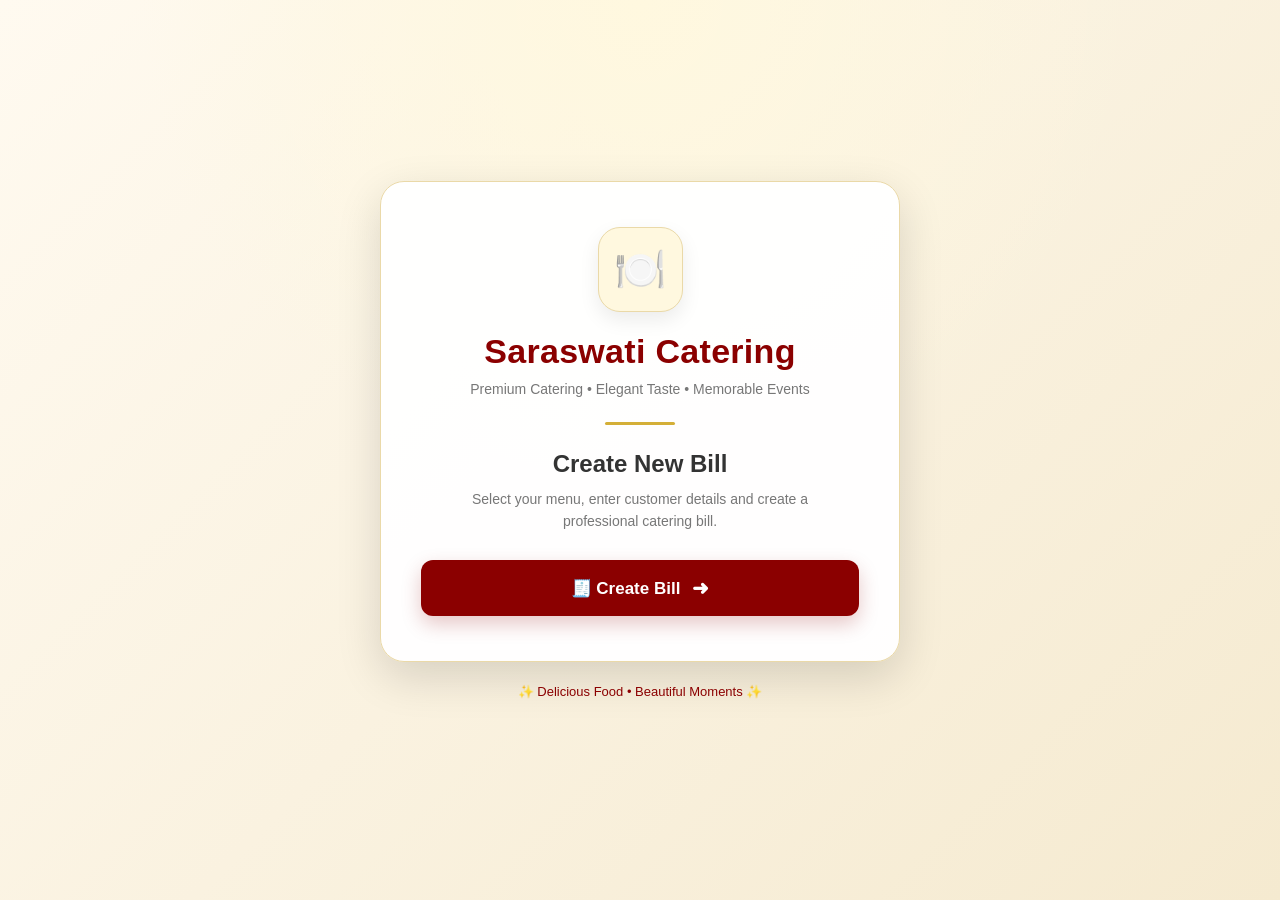
<file: index.html>
<!DOCTYPE html>
<html lang="en">

<head>

<meta charset="UTF-8">
<meta name="viewport" content="width=device-width, initial-scale=1.0">

<title>Saraswati Catering</title>

<link rel="stylesheet" href="style.css">
<link rel="stylesheet" href="index.css">

</head>

<body>

<div class="home-page">

    <div class="home-card">

        <div class="home-logo">
            🍽️
        </div>

        <h1>Saraswati Catering</h1>

        <p class="tagline">
            Premium Catering • Elegant Taste • Memorable Events
        </p>

        <div class="divider"></div>

        <h2>Create New Bill</h2>

        <p class="description">
            Select your menu, enter customer details
            and create a professional catering bill.
        </p>

        <button
            class="create-bill-btn"
            onclick="createBill()">

            🧾 Create Bill
            <span>➜</span>

        </button>

    </div>

    <p class="home-footer">
        ✨ Delicious Food • Beautiful Moments ✨
    </p>

</div>


<script>

function createBill(){

    // Purane bill ka selected data clear
    localStorage.removeItem("mocktailItems");
    localStorage.removeItem("biryaniItems");
    localStorage.removeItem("riceItems");
    localStorage.removeItem("sidesItems");
    localStorage.removeItem("sweetsItems");
    localStorage.removeItem("beveragesItems");
    localStorage.removeItem("vegstarterItems");
    localStorage.removeItem("nonvegstarterItems");
    localStorage.removeItem("vegmainItems");
    localStorage.removeItem("nonvegmainItems");

    // Customer details clear
    localStorage.removeItem("customerData");

    // Menu page
    window.location.href = "menu.html";
}

</script>

</body>
</html>
</file>
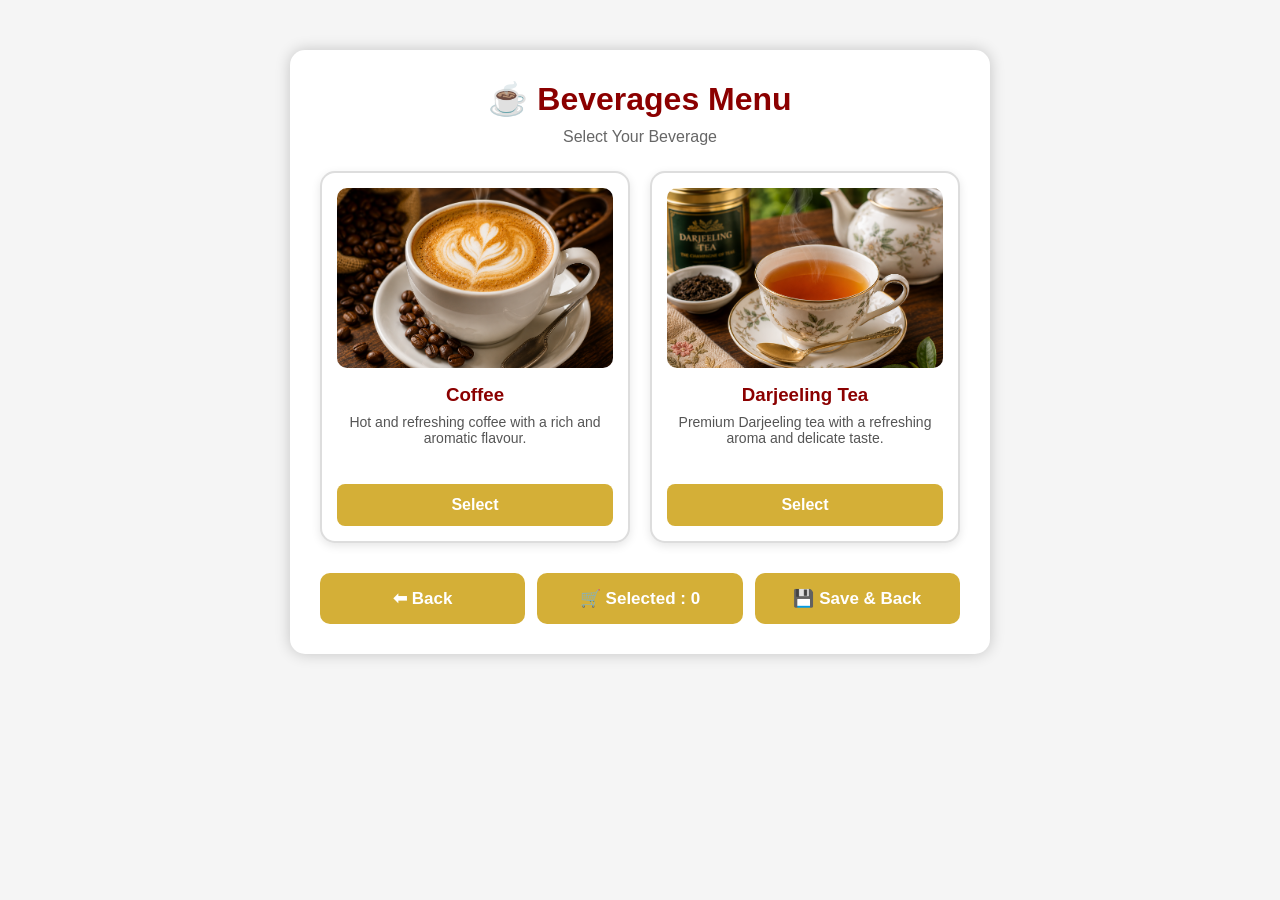
<file: beverages.html>
<!DOCTYPE html>
<html lang="en">

<head>
<meta charset="UTF-8">
<meta name="viewport" content="width=device-width, initial-scale=1.0">

<title>Beverages Menu</title>

<link rel="stylesheet" href="style.css">
<link rel="stylesheet" href="beverages.css">

</head>

<body>

<div class="container">

<h1>☕ Beverages Menu</h1>
<p>Select Your Beverage</p>

<div class="beverages-grid">

    <!-- 1 Coffee -->

    <div class="item-card">

        <img src="images/coffee.png"
             alt="Coffee">

        <h3>Coffee</h3>

        <p>
            Hot and refreshing coffee with
            a rich and aromatic flavour.
        </p>

        <button class="select-btn"
                data-item="Coffee">
            Select
        </button>

    </div>


    <!-- 2 Darjeeling Tea -->

    <div class="item-card">

        <img src="images/darjeeling-tea.png"
             alt="Darjeeling Tea">

        <h3>Darjeeling Tea</h3>

        <p>
            Premium Darjeeling tea with a
            refreshing aroma and delicate taste.
        </p>

        <button class="select-btn"
                data-item="Darjeeling Tea">
            Select
        </button>

    </div>

</div>


<!-- Bottom Buttons -->

<div class="btn-group">

    <a href="menu.html" class="btn">
        ⬅ Back
    </a>

    <button id="selectedBtn">
        🛒 Selected : 0
    </button>

    <button id="saveBtn">
        💾 Save & Back
    </button>

</div>

</div>

<script src="beverages.js"></script>

</body>
</html>
</file>
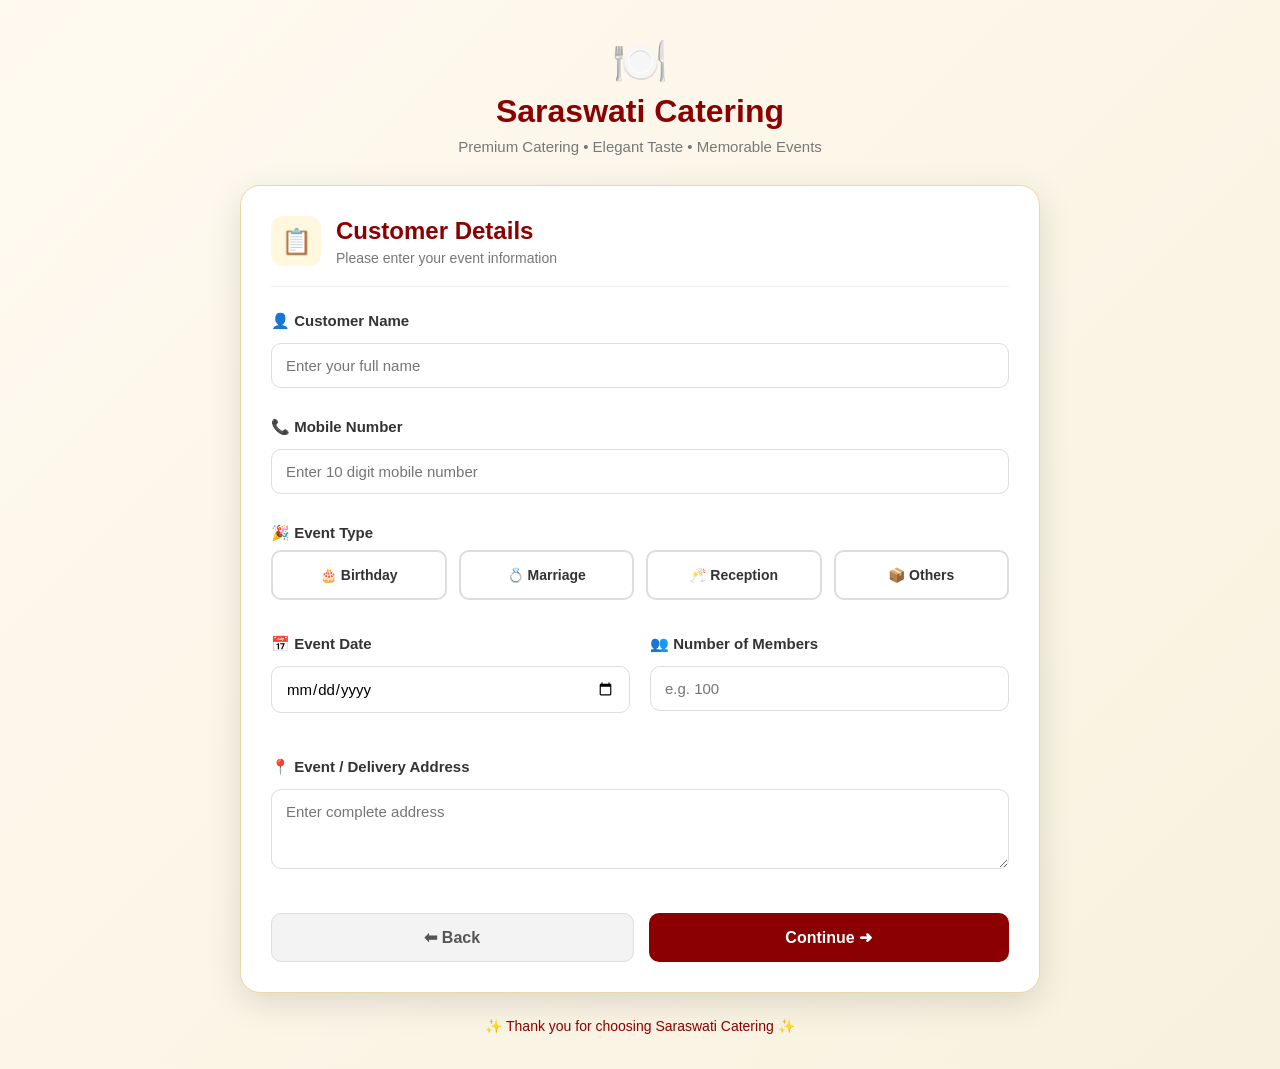
<file: customer.html>
<!DOCTYPE html>
<html lang="en">

<head>
<meta charset="UTF-8">
<meta name="viewport" content="width=device-width, initial-scale=1.0">

<title>Customer Details | Saraswati Catering</title>

<link rel="stylesheet" href="style.css">
<link rel="stylesheet" href="customer.css">

</head>

<body>

<div class="customer-page">

    <!-- Header -->
    <div class="customer-header">

        <div class="logo">🍽️</div>

        <h1>Saraswati Catering</h1>

        <p>Premium Catering • Elegant Taste • Memorable Events</p>

    </div>


    <!-- Main Card -->
    <div class="customer-card">

        <div class="card-title">
            <span>📋</span>

            <div>
                <h2>Customer Details</h2>
                <p>Please enter your event information</p>
            </div>
        </div>


        <form id="customerForm">

            <!-- Customer Name -->
            <div class="form-group">

                <label>👤 Customer Name</label>

                <input
                    type="text"
                    id="customerName"
                    placeholder="Enter your full name"
                    required
                >

            </div>


            <!-- Mobile -->
            <div class="form-group">

                <label>📞 Mobile Number</label>

                <input
                    type="tel"
                    id="mobile"
                    placeholder="Enter 10 digit mobile number"
                    maxlength="10"
                    pattern="[0-9]{10}"
                    required
                >

            </div>


            <!-- Event Type -->
<div class="form-group">

    <label>🎉 Event Type</label>

    <div class="event-type-grid">

        <button type="button" class="event-option" data-event="Birthday">
            🎂 Birthday
        </button>

        <button type="button" class="event-option" data-event="Marriage">
            💍 Marriage
        </button>

        <button type="button" class="event-option" data-event="Reception">
            🥂 Reception
        </button>

        <button type="button" class="event-option" data-event="Others">
            📦 Others
        </button>

    </div>

    <input type="hidden" id="eventType" required>

</div>


<!-- Date + Members -->
<div class="form-row">

    <div class="form-group">

        <label>📅 Event Date</label>

        <input
            type="date"
            id="eventDate"
            required
        >

    </div>

    <div class="form-group">

        <label>👥 Number of Members</label>

        <input
            type="number"
            id="members"
            min="1"
            placeholder="e.g. 100"
            required
        >

    </div>

</div>


<!-- Address -->
<div class="form-group">

    <label>📍 Event / Delivery Address</label>

    <textarea
        id="address"
        rows="3"
        placeholder="Enter complete address"
        required
    ></textarea>

</div>

            <!-- Buttons -->
            <div class="customer-buttons">

                <a href="menu.html" class="back-btn">
                    ⬅ Back
                </a>

                <button type="submit" class="continue-btn">
                    Continue ➜
                </button>

            </div>

        </form>

    </div>


    <div class="footer-text">
        ✨ Thank you for choosing Saraswati Catering ✨
    </div>

</div>


<script src="customer.js"></script>

</body>
</html>
</file>
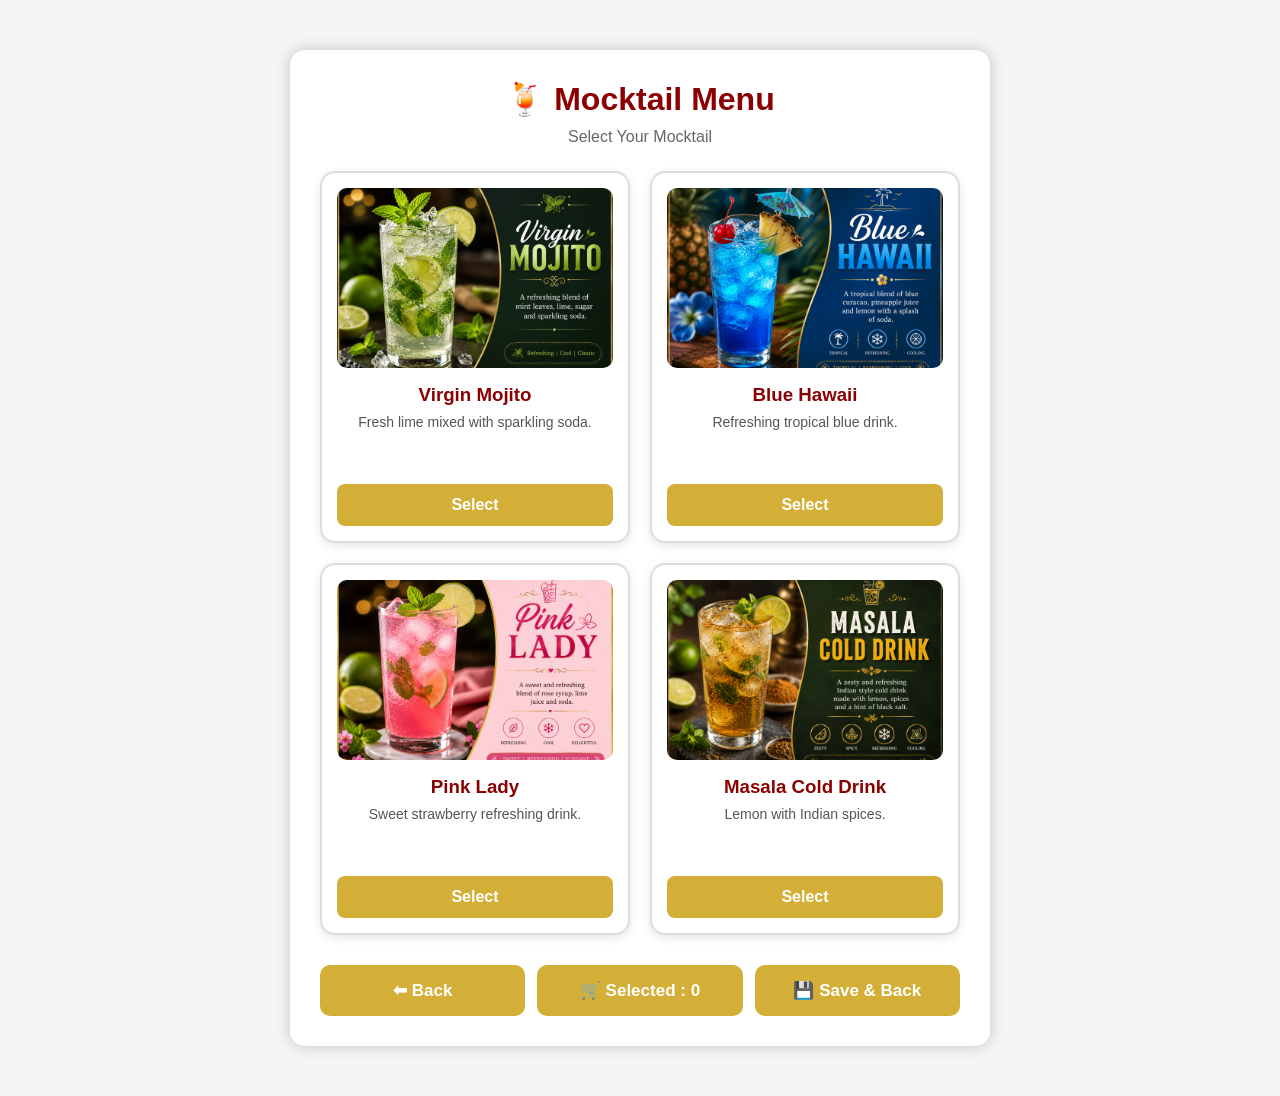
<file: mocktail.html>
<!DOCTYPE html>
<html lang="en">
<head>
<meta charset="UTF-8">
<meta name="viewport" content="width=device-width, initial-scale=1.0">

<title>Mocktail Menu</title>

<link rel="stylesheet" href="style.css">
<link rel="stylesheet" href="mocktail.css">

</head>
<body>

<div class="container">

<h1>🍹 Mocktail Menu</h1>
<p>Select Your Mocktail</p>

<div class="mocktail-grid">

    <!-- 1 -->
    <div class="item-card">

       <img src="images/virgin-mojito.png" alt="Virgin Mojito">

        <h3>Virgin Mojito</h3>

        <p>
            Fresh lime mixed with sparkling soda.
        </p>

        <button class="select-btn" data-item="Virgin Mojito">Select</button>

    </div>

    <!-- 2 -->
    

    <!-- 3 -->

    <div class="item-card">

        <img src="images/blue-hawaii.png" alt="Blue Hawaii">

        <h3>Blue Hawaii</h3>

        <p>
            Refreshing tropical blue drink.
        </p>

        <button class="select-btn" data-item="Blue Hawaii">Select</button>

    </div>

    <!-- 4 -->

    <div class="item-card">

        <img src="images/pink-lady.png" alt="Pink Lady">

        <h3>Pink Lady</h3>

        <p>
            Sweet strawberry refreshing drink.
        </p>

        <button class="select-btn" data-item="Pink Lady">Select</button>

    </div>

    <!-- 5 -->

    <div class="item-card">

        <img src="images/masala-cold-drink.png" alt="Masala Cold Drink">

        <h3>Masala Cold Drink</h3>

        <p>
            Lemon with Indian spices.
        </p>

        <button class="select-btn" data-item="Masala Cold Drink">Select</button>

    </div>

    <!-- 6 -->

    

</div>

<div class="btn-group">

<a href="menu.html" class="btn">
⬅ Back
</a>

<button id="selectedBtn">
🛒 Selected : 0
</button>

<button id="saveBtn">
💾 Save & Back
</button>

</div>

</div>

<script src="mocktail.js"></script>

</body>
</html>
</file>
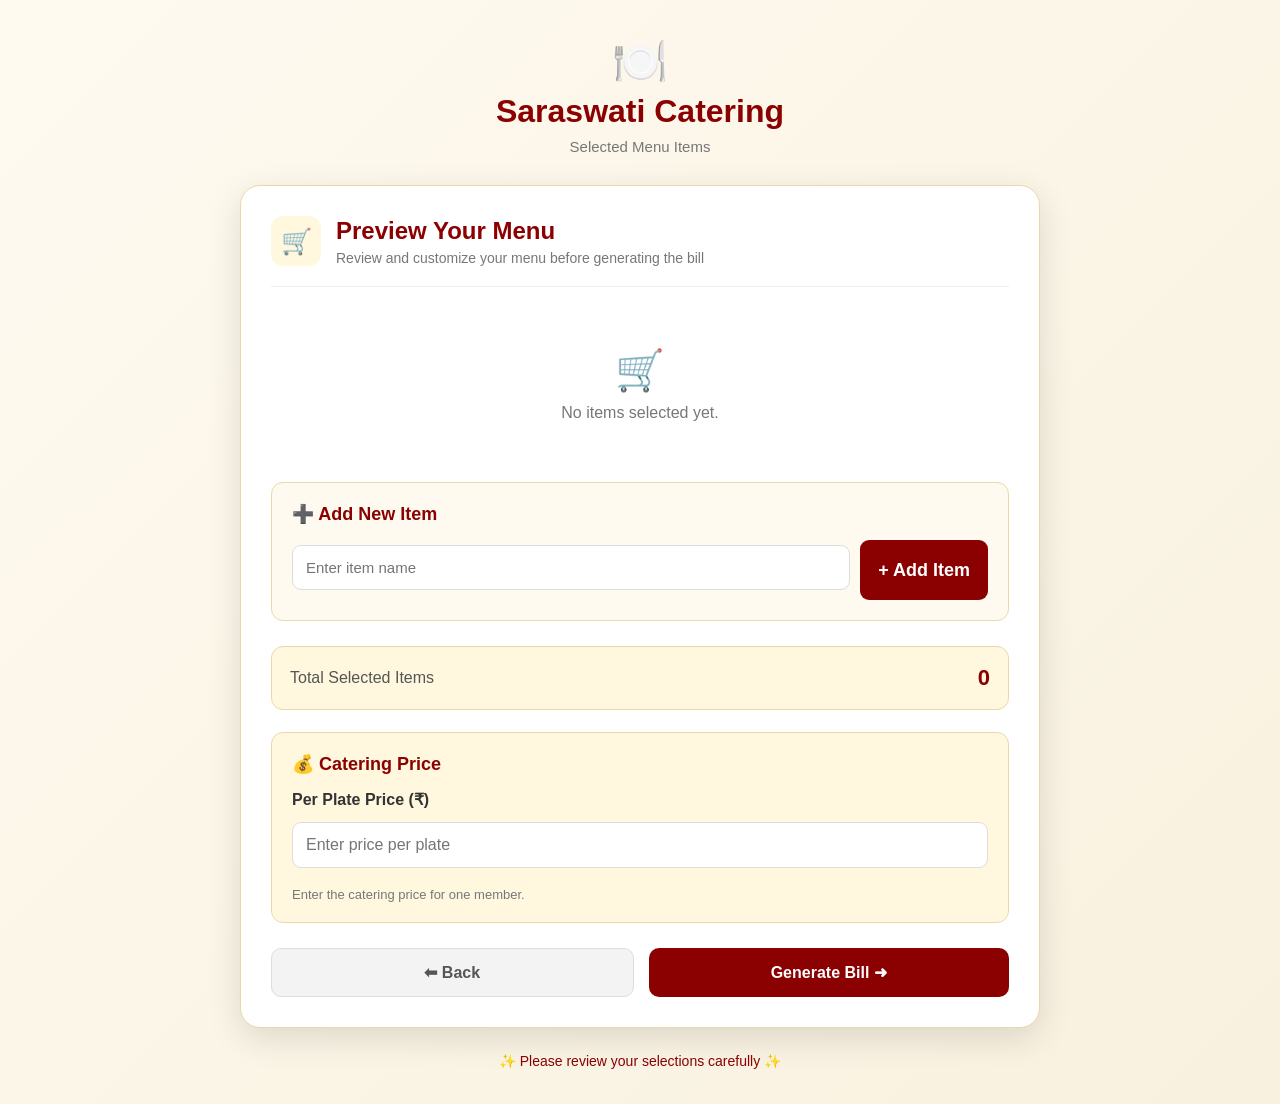
<file: selected.html>
<!DOCTYPE html>
<html lang="en">

<head>
<meta charset="UTF-8">
<meta name="viewport" content="width=device-width, initial-scale=1.0">

<title>Selected Items | Saraswati Catering</title>

<link rel="stylesheet" href="style.css">
<link rel="stylesheet" href="selected.css">

</head>

<body>

<div class="selected-page">

    <!-- Header -->
    <div class="selected-header">
        <div class="logo">🍽️</div>
        <h1>Saraswati Catering</h1>
        <p>Selected Menu Items</p>
    </div>

    <!-- Main Card -->
    <div class="selected-card">

        <div class="card-title">
            <span>🛒</span>
            <div>
                <h2>Preview Your Menu</h2>
                <p>Review and customize your menu before generating the bill</p>
            </div>
        </div>

        <!-- Selected Items -->
        <div id="selectedItemsContainer">
            <!-- Items JavaScript se aayenge -->
        </div>

        <!-- Add New Item -->
        <div class="add-item-section">

            <h3>➕ Add New Item</h3>

            <div class="add-item-form">
                <input
                    type="text"
                    id="newItemName"
                    placeholder="Enter item name"
                >

                <button type="button" id="addItemBtn">
                    + Add Item
                </button>
            </div>

        </div>

        <!-- Total Items -->
        <div class="selected-summary">
            <span>Total Selected Items</span>
            <strong id="totalItems">0</strong>
        </div>

        <!-- Per Plate Price -->
        <div class="price-section">

            <h3>💰 Catering Price</h3>

            <label for="perPlatePrice">
                Per Plate Price (₹)
            </label>

            <input
                type="number"
                id="perPlatePrice"
                min="0"
                step="0.01"
                placeholder="Enter price per plate"
            >

            <p>Enter the catering price for one member.</p>

        </div>

        <!-- Buttons -->
        <div class="selected-buttons">

            <button
                type="button"
                class="back-btn"
                onclick="history.back()">
                ⬅ Back
            </button>

            <button
                type="button"
                class="continue-btn"
                id="continueBtn">
                Generate Bill ➜
            </button>

        </div>

    </div>

    <div class="footer-text">
        ✨ Please review your selections carefully ✨
    </div>

</div>

<script src="selected.js"></script>

</body>
</html>
</file>
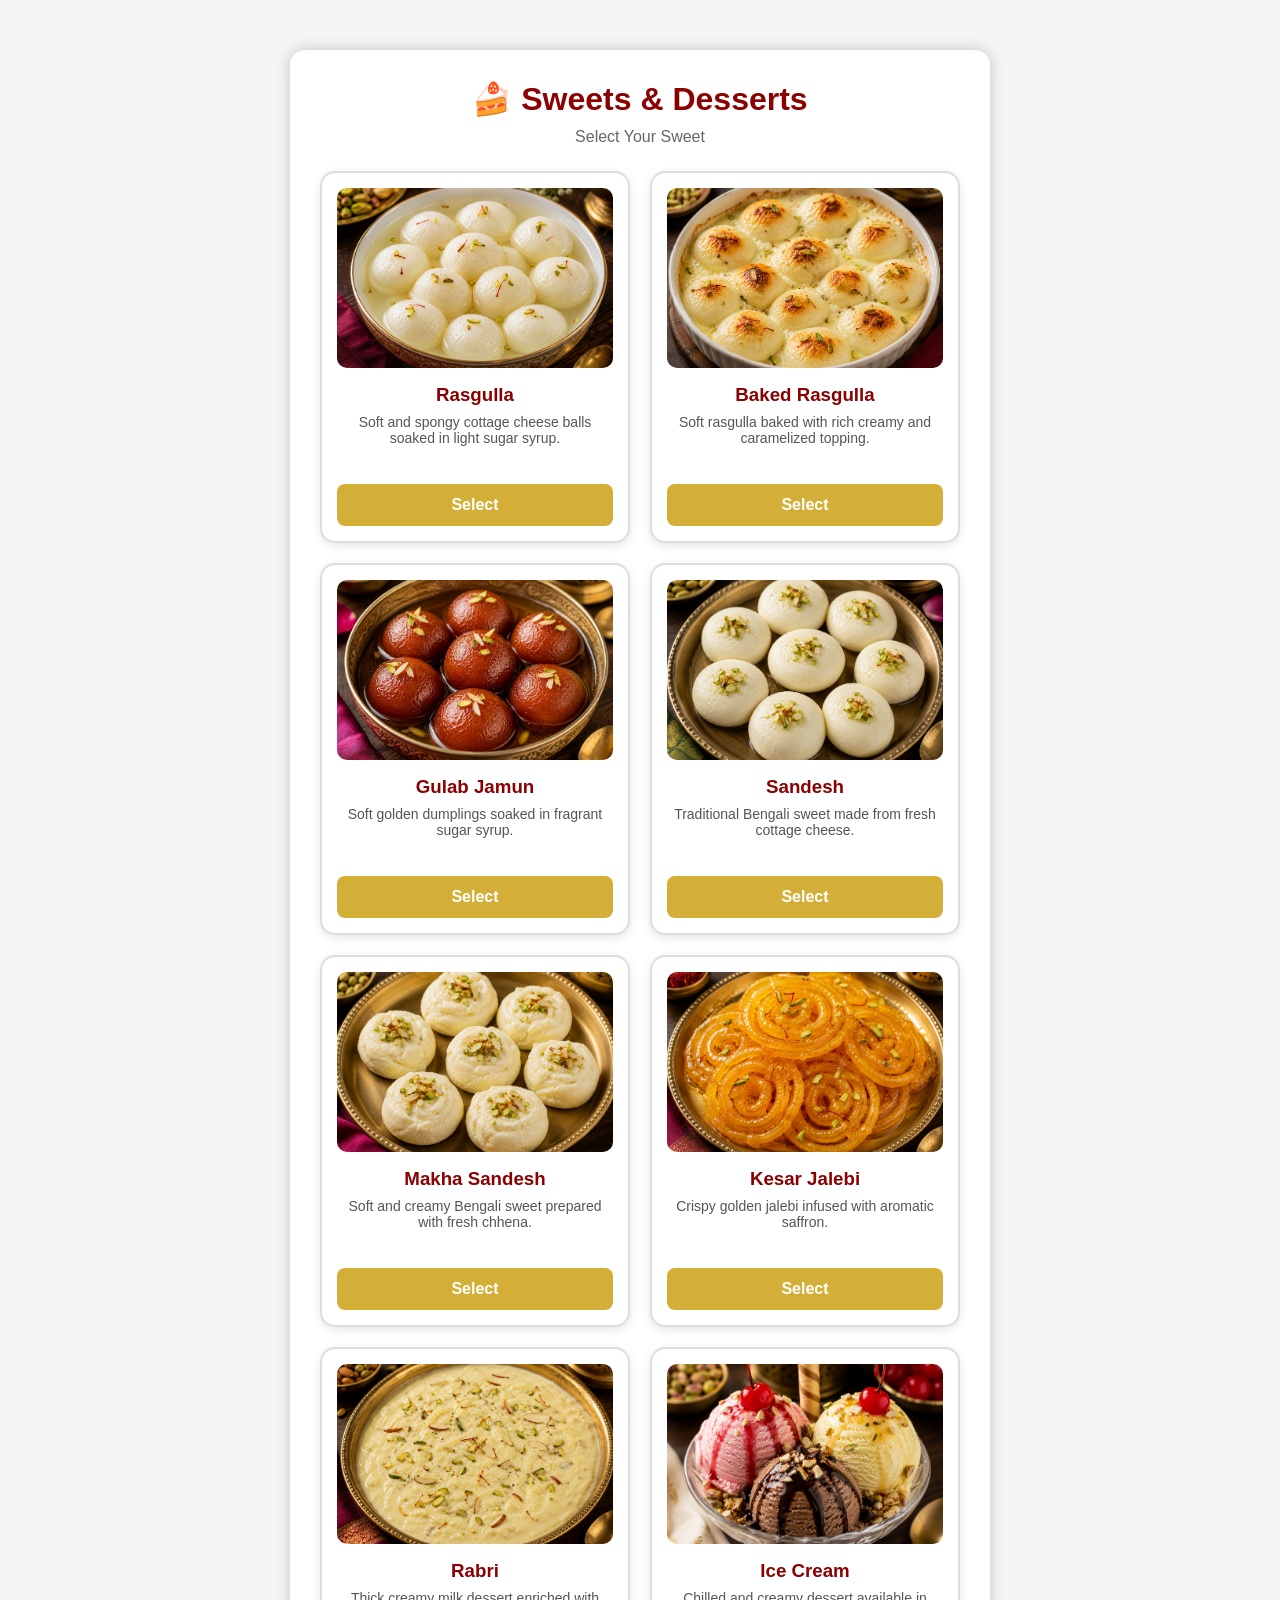
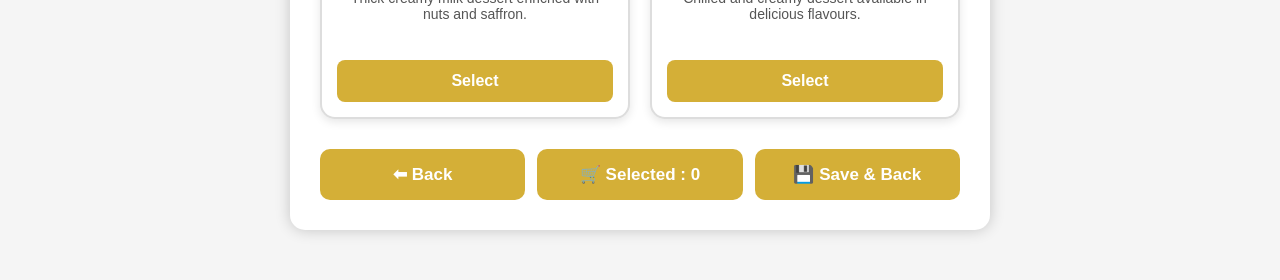
<file: sweets.html>
<!DOCTYPE html>
<html lang="en">

<head>
<meta charset="UTF-8">
<meta name="viewport" content="width=device-width, initial-scale=1.0">

<title>Sweets Menu</title>

<link rel="stylesheet" href="style.css">
<link rel="stylesheet" href="sweets.css">

</head>

<body>

<div class="container">

<h1>🍰 Sweets & Desserts</h1>
<p>Select Your Sweet</p>

<div class="sweets-grid">

    <!-- 1 Rasgulla -->
    <div class="item-card">

        <img src="images/rasgulla.png" alt="Rasgulla">

        <h3>Rasgulla</h3>

        <p>
            Soft and spongy cottage cheese balls
            soaked in light sugar syrup.
        </p>

        <button class="select-btn"
                data-item="Rasgulla">
            Select
        </button>

    </div>


    <!-- 2 Baked Rasgulla -->
    <div class="item-card">

        <img src="images/baked-rasgulla.png"
             alt="Baked Rasgulla">

        <h3>Baked Rasgulla</h3>

        <p>
            Soft rasgulla baked with rich
            creamy and caramelized topping.
        </p>

        <button class="select-btn"
                data-item="Baked Rasgulla">
            Select
        </button>

    </div>


    <!-- 3 Gulab Jamun -->
    <div class="item-card">

        <img src="images/gulab-jamun.png"
             alt="Gulab Jamun">

        <h3>Gulab Jamun</h3>

        <p>
            Soft golden dumplings soaked
            in fragrant sugar syrup.
        </p>

        <button class="select-btn"
                data-item="Gulab Jamun">
            Select
        </button>

    </div>


    <!-- 4 Sandesh -->
    <div class="item-card">

        <img src="images/sandesh.png"
             alt="Sandesh">

        <h3>Sandesh</h3>

        <p>
            Traditional Bengali sweet made
            from fresh cottage cheese.
        </p>

        <button class="select-btn"
                data-item="Sandesh">
            Select
        </button>

    </div>


    <!-- 5 Makha Sandesh -->
    <div class="item-card">

        <img src="images/makha-sandesh.png"
             alt="Makha Sandesh">

        <h3>Makha Sandesh</h3>

        <p>
            Soft and creamy Bengali sweet
            prepared with fresh chhena.
        </p>

        <button class="select-btn"
                data-item="Makha Sandesh">
            Select
        </button>

    </div>


    <!-- 6 Kesar Jalebi -->
    <div class="item-card">

        <img src="images/kesar-jalebi.png"
             alt="Kesar Jalebi">

        <h3>Kesar Jalebi</h3>

        <p>
            Crispy golden jalebi infused
            with aromatic saffron.
        </p>

        <button class="select-btn"
                data-item="Kesar Jalebi">
            Select
        </button>

    </div>


    <!-- 7 Rabri -->
    <div class="item-card">

        <img src="images/rabri.png"
             alt="Rabri">

        <h3>Rabri</h3>

        <p>
            Thick creamy milk dessert
            enriched with nuts and saffron.
        </p>

        <button class="select-btn"
                data-item="Rabri">
            Select
        </button>

    </div>


    <!-- 8 Ice Cream -->
    <div class="item-card">

        <img src="images/ice-cream.png"
             alt="Ice Cream">

        <h3>Ice Cream</h3>

        <p>
            Chilled and creamy dessert
            available in delicious flavours.
        </p>

        <button class="select-btn"
                data-item="Ice Cream">
            Select
        </button>

    </div>

</div>


<div class="btn-group">

    <a href="menu.html" class="btn">
        ⬅ Back
    </a>

    <button id="selectedBtn">
        🛒 Selected : 0
    </button>

    <button id="saveBtn">
        💾 Save & Back
    </button>

</div>

</div>

<script src="sweets.js"></script>

</body>
</html>
</file>
<file: style.css>
*{
    margin:0;
    padding:0;
    box-sizing:border-box;
    font-family:Arial,sans-serif;
}

body{
    background:#f5f5f5;
}

.container{
    width:90%;
    max-width:700px;
    margin:50px auto;
    background:#ffffff;
    padding:30px;
    border-radius:15px;
    box-shadow:0 0 15px rgba(0,0,0,0.2);
    text-align:center;
}

h1{
    color:#8B0000;
    margin-bottom:10px;
}

h3{
    color:#444;
    margin-bottom:10px;
}

p{
    color:#666;
    margin-bottom:20px;
}

button{
    background:#d4af37;
    color:white;
    border:none;
    padding:15px 30px;
    font-size:18px;
    border-radius:10px;
    cursor:pointer;
}

button:hover{
    background:#b8860b;
}

form{
    text-align:left;
    margin-top:20px;
}

input, textarea{
    width:100%;
    padding:12px;
    border:1px solid #ccc;
    border-radius:8px;
    margin-top:5px;
    margin-bottom:10px;
    font-size:16px;
}

textarea{
    height:80px;
    resize:none;
}

h2{
    color:#8B0000;
    margin-bottom:20px;
}

label{
    display:block;
    margin-top:15px;
    font-weight:bold;
}

input, textarea, select{
    width:100%;
    padding:12px;
    border:1px solid #ccc;
    border-radius:8px;
    margin-top:5px;
    font-size:16px;
}

textarea{
    height:80px;
    resize:none;
}


   .btn-group{
    display:flex;
    gap:15px;
    margin-top:25px;
}

.btn-group .btn,
.btn-group button{
    flex:1;
    background:#d4af37;
    color:white;
    text-decoration:none;
    border:none;
    padding:15px;
    font-size:18px;
    border-radius:10px;
    cursor:pointer;
    text-align:center;
    display:flex;
    justify-content:center;
    align-items:center;
}

.btn-group .btn:hover,
.btn-group button:hover{
    background:#b8860b;
}
.btn-group button{
    width:100%;
}

.event-grid{
    display:grid;
    grid-template-columns:repeat(2,1fr);
    gap:15px;
    margin:20px 0;
}

.event-card{
    border:2px solid #ddd;
    border-radius:12px;
    padding:20px;
    text-align:center;
    font-size:40px;
    cursor:pointer;
    transition:0.3s;
    background:white;
}

.event-card p{
    margin-top:10px;
    font-size:18px;
    font-weight:bold;
}

.event-card:hover{
    transform:scale(1.05);
}

.selected{
    border:3px solid #d4af37;
    background:#fff8dc;
}
/* ========================= */
/* MENU PAGE */
/* ========================= */

.menu-grid{
    display:grid;
    grid-template-columns:repeat(2,1fr);
    gap:18px;
    margin-top:25px;
}

.menu-card{
    background:#ffffff;
    border:2px solid #d4af37;
    border-radius:15px;
    text-decoration:none;
    color:#333;
    font-size:20px;
    font-weight:bold;
    height:120px;

    display:flex;
    flex-direction:column;
    justify-content:center;
    align-items:center;

    transition:.3s;
    box-shadow:0 3px 10px rgba(0,0,0,.08);
}

.menu-card span{
    margin-top:10px;
    font-size:18px;
}

.menu-card:hover{
    background:#fff8dc;
    border-color:#b8860b;
    transform:translateY(-3px);
    box-shadow:0 8px 18px rgba(0,0,0,.15);
}

/* Bottom Buttons */

.btn-group{
    display:flex;
    gap:12px;
    margin-top:30px;
}

.btn-group .btn,
.btn-group button{

    flex:1;

    background:#d4af37;
    color:#fff;

    border:none;
    border-radius:10px;

    padding:15px;

    text-decoration:none;
    text-align:center;

    font-size:17px;
    font-weight:bold;

    cursor:pointer;

    transition:.3s;
}

.btn-group .btn:hover,
.btn-group button:hover{

    background:#b8860b;

}

.btn-group button:disabled{

    opacity:1;
    cursor:default;

}
</file>
<file: index.css>
/* =========================
   HOME / CREATE BILL PAGE
========================= */

.home-page{
    min-height:100vh;
    display:flex;
    flex-direction:column;
    align-items:center;
    justify-content:center;
    padding:25px 15px;
    box-sizing:border-box;
    background:
        radial-gradient(circle at top,#fff8df 0%,transparent 45%),
        linear-gradient(135deg,#fffaf0,#f5ead0);
}


/* =========================
   MAIN CARD
========================= */

.home-card{
    width:100%;
    max-width:520px;
    box-sizing:border-box;
    padding:45px 40px;
    text-align:center;
    background:rgba(255,255,255,.96);
    border:1px solid #ead9a8;
    border-radius:24px;
    box-shadow:0 15px 45px rgba(0,0,0,.14);
}


/* =========================
   LOGO
========================= */

.home-logo{
    width:85px;
    height:85px;
    margin:0 auto 20px;

    display:flex;
    align-items:center;
    justify-content:center;

    background:#fff8df;
    border:1px solid #ead9a8;
    border-radius:22px;

    font-size:42px;

    box-shadow:0 8px 20px rgba(0,0,0,.08);
}


/* =========================
   BRAND
========================= */

.home-card h1{
    margin:0;
    color:#8B0000;
    font-size:34px;
    letter-spacing:.3px;
}

.tagline{
    margin:10px 0 0;
    color:#777;
    font-size:14px;
}


/* =========================
   DIVIDER
========================= */

.divider{
    width:70px;
    height:3px;
    margin:25px auto;
    background:#d4af37;
    border-radius:10px;
}


/* =========================
   CREATE BILL TITLE
========================= */

.home-card h2{
    margin:0;
    color:#333;
    font-size:24px;
}

.description{
    max-width:390px;
    margin:10px auto 28px;
    color:#777;
    line-height:1.6;
    font-size:14px;
}


/* =========================
   CREATE BILL BUTTON
========================= */

.create-bill-btn{
    width:100%;
    padding:16px 20px;

    display:flex;
    align-items:center;
    justify-content:center;
    gap:12px;

    border:none;
    border-radius:12px;

    background:#8B0000;
    color:white;

    font-size:17px;
    font-weight:bold;

    cursor:pointer;
    transition:.3s;
    box-shadow:0 8px 20px rgba(139,0,0,.22);
}

.create-bill-btn span{
    font-size:20px;
    transition:.3s;
}

.create-bill-btn:hover{
    background:#680000;
    transform:translateY(-2px);
    box-shadow:0 12px 25px rgba(139,0,0,.28);
}

.create-bill-btn:hover span{
    transform:translateX(4px);
}


/* =========================
   FOOTER
========================= */

.home-footer{
    margin-top:22px;
    color:#8B0000;
    font-size:13px;
    text-align:center;
}


/* =========================
   MOBILE
========================= */

@media(max-width:600px){

    .home-page{
        padding:20px 12px;
    }

    .home-card{
        padding:35px 22px;
        border-radius:20px;
    }

    .home-card h1{
        font-size:28px;
    }

    .home-card h2{
        font-size:21px;
    }

    .home-logo{
        width:75px;
        height:75px;
        font-size:36px;
    }

}
</file>
<file: beverages.css>
.beverages-grid{
    display:grid;
    grid-template-columns:repeat(2,1fr);
    gap:20px;
    margin-top:25px;
}

.item-card{
    background:#fff;
    border:2px solid #ddd;
    border-radius:15px;
    padding:15px;
    text-align:center;
    transition:.3s;
    box-shadow:0 3px 10px rgba(0,0,0,.1);
}

.item-card:hover{
    transform:translateY(-5px);
    border-color:#d4af37;
}

.item-card img{
    width:100%;
    height:180px;
    object-fit:cover;
    border-radius:10px;
}

.item-card h3{
    margin:12px 0 8px;
    color:#8B0000;
}

.item-card p{
    color:#555;
    font-size:14px;
    min-height:40px;
}

.item-card button{
    width:100%;
    margin-top:10px;
    background:#d4af37;
    color:white;
    border:none;
    padding:12px;
    border-radius:8px;
    cursor:pointer;
    font-size:16px;
    font-weight:bold;
}

.item-card button:hover{
    background:#b8860b;
}

.item-card button.selected{
    background:#28a745;
}

.item-card button.selected:hover{
    background:#218838;
}

@media(max-width:700px){

    .beverages-grid{
        grid-template-columns:1fr;
    }

}
</file>
<file: customer.css>
/* =========================
   CUSTOMER PAGE
========================= */

.customer-page{
    min-height:100vh;
    padding:35px 20px;
    background:linear-gradient(135deg,#fffaf0,#f8f1df);
}


/* =========================
   HEADER
========================= */

.customer-header{
    text-align:center;
    margin-bottom:30px;
}

.customer-header .logo{
    font-size:45px;
    margin-bottom:5px;
}

.customer-header h1{
    margin:0;
    color:#8B0000;
    font-size:32px;
}

.customer-header p{
    margin-top:8px;
    color:#777;
    font-size:15px;
}


/* =========================
   CUSTOMER CARD
========================= */

.customer-card{
    max-width:800px;
    margin:auto;
    background:white;
    padding:30px;
    border-radius:20px;
    border:1px solid #ead9a8;
    box-shadow:0 10px 35px rgba(0,0,0,.12);
}


/* =========================
   TITLE
========================= */

.card-title{
    display:flex;
    align-items:center;
    gap:15px;
    padding-bottom:20px;
    margin-bottom:25px;
    border-bottom:1px solid #eee;
}

.card-title > span{
    width:50px;
    height:50px;
    display:flex;
    align-items:center;
    justify-content:center;
    background:#fff8df;
    border-radius:12px;
    font-size:25px;
}

.card-title h2{
    margin:0;
    color:#8B0000;
}

.card-title p{
    margin:5px 0 0;
    color:#777;
    font-size:14px;
}


/* =========================
   FORM
========================= */

.form-group{
    margin-bottom:20px;
}

.form-group label{
    display:block;
    margin-bottom:8px;
    color:#333;
    font-weight:bold;
    font-size:15px;
}

.form-group label span{
    color:#999;
    font-weight:normal;
    font-size:13px;
}

.form-group input,
.form-group textarea,
.form-group select{
    width:100%;
    box-sizing:border-box;
    padding:13px 14px;
    border:1.5px solid #ddd;
    border-radius:10px;
    font-size:15px;
    outline:none;
    background:#fff;
    transition:.3s;
    font-family:inherit;
}

.form-group textarea{
    resize:vertical;
}

.form-group input:focus,
.form-group textarea:focus,
.form-group select:focus{
    border-color:#d4af37;
    box-shadow:0 0 0 3px rgba(212,175,55,.12);
}


/* =========================
   TWO COLUMN
========================= */

.form-row{
    display:grid;
    grid-template-columns:1fr 1fr;
    gap:20px;
}

/* =========================
   EVENT TYPE
========================= */

.event-type-grid{
    display:grid;
    grid-template-columns:repeat(4, 1fr);
    gap:12px;
}

.event-option{
    padding:15px 8px;
    background:#fff;
    color:#333;
    border:2px solid #ddd;
    border-radius:10px;
    font-size:14px;
    font-weight:bold;
    cursor:pointer;
    transition:.3s;
}

.event-option:hover{
    border-color:#d4af37;
    transform:translateY(-2px);
}

.event-option.selected{
    background:#8B0000;
    color:white;
    border-color:#8B0000;
}

/* =========================
   BUTTONS
========================= */

.customer-buttons{
    display:flex;
    gap:15px;
    margin-top:30px;
}

.back-btn,
.continue-btn{
    flex:1;
    padding:14px;
    border-radius:10px;
    font-size:16px;
    font-weight:bold;
    text-align:center;
    text-decoration:none;
    cursor:pointer;
    box-sizing:border-box;
}

.back-btn{
    background:#f3f3f3;
    color:#555;
    border:1px solid #ddd;
}

.back-btn:hover{
    background:#e8e8e8;
}

.continue-btn{
    background:#8B0000;
    color:white;
    border:none;
}

.continue-btn:hover{
    background:#680000;
    transform:translateY(-2px);
}


/* =========================
   FOOTER
========================= */

.footer-text{
    text-align:center;
    margin-top:25px;
    color:#8B0000;
    font-size:14px;
}


/* =========================
   MOBILE
========================= */

@media(max-width:650px){

    .customer-page{
        padding:20px 12px;
    }

    .customer-card{
        padding:20px;
    }

    .customer-header h1{
        font-size:27px;
    }

    .form-row{
        grid-template-columns:1fr;
        gap:0;
    }

    .customer-buttons{
        flex-direction:column;
    }
    .event-type-grid{
        grid-template-columns:repeat(2, 1fr);
    }
}
</file>
<file: mocktail.css>
.mocktail-grid{
    display:grid;
    grid-template-columns:repeat(2,1fr);
    gap:20px;
    margin-top:25px;
}

.item-card{
    background:#fff;
    border:2px solid #ddd;
    border-radius:15px;
    padding:15px;
    text-align:center;
    transition:.3s;
    box-shadow:0 3px 10px rgba(0,0,0,.1);
}

.item-card:hover{
    transform:translateY(-5px);
    border-color:#d4af37;
}

.item-card img{
    width:100%;
    height:180px;
    object-fit:cover;
    border-radius:10px;
}

.item-card h3{
    margin:12px 0 8px;
    color:#8B0000;
}

.item-card p{
    color:#555;
    font-size:14px;
    min-height:40px;
}

.item-card button{
    width:100%;
    margin-top:10px;
    background:#d4af37;
    color:white;
    border:none;
    padding:12px;
    border-radius:8px;
    cursor:pointer;
    font-size:16px;
    font-weight:bold;
}

.item-card button:hover{
    background:#b8860b;
}
.item-card button.selected{

    background:#28a745;

}

.item-card button.selected:hover{

    background:#218838;

}
</file>
<file: selected.css>
/* =========================
   SELECTED ITEMS PAGE
========================= */

.selected-page{
    min-height:100vh;
    padding:35px 20px;
    background:linear-gradient(135deg,#fffaf0,#f8f1df);
}


/* =========================
   HEADER
========================= */

.selected-header{
    text-align:center;
    margin-bottom:30px;
}

.selected-header .logo{
    font-size:45px;
    margin-bottom:5px;
}

.selected-header h1{
    margin:0;
    color:#8B0000;
    font-size:32px;
}

.selected-header p{
    margin-top:8px;
    color:#777;
    font-size:15px;
}


/* =========================
   MAIN CARD
========================= */

.selected-card{
    max-width:800px;
    margin:auto;
    background:#fff;
    padding:30px;
    border-radius:20px;
    border:1px solid #ead9a8;
    box-shadow:0 10px 35px rgba(0,0,0,.12);
}


/* =========================
   TITLE
========================= */

.card-title{
    display:flex;
    align-items:center;
    gap:15px;
    padding-bottom:20px;
    margin-bottom:25px;
    border-bottom:1px solid #eee;
}

.card-title > span{
    width:50px;
    height:50px;
    display:flex;
    align-items:center;
    justify-content:center;
    background:#fff8df;
    border-radius:12px;
    font-size:25px;
}

.card-title h2{
    margin:0;
    color:#8B0000;
}

.card-title p{
    margin:5px 0 0;
    color:#777;
    font-size:14px;
}


/* =========================
   CATEGORY
========================= */

.selected-category{
    margin-bottom:22px;
    border:1px solid #eee;
    border-radius:12px;
    overflow:hidden;
}

.category-title{
    background:#8B0000;
    color:white;
    padding:12px 15px;
    font-size:16px;
    font-weight:bold;
}

.category-items{
    padding:12px 15px;
}


/* =========================
   ITEM
========================= */

.selected-item{
    display:flex;
    align-items:center;
    justify-content:space-between;
    padding:10px 0;
    border-bottom:1px solid #eee;
    color:#444;
}

.selected-item:last-child{
    border-bottom:none;
}

.item-name{
    font-size:15px;
}

.item-number{
    color:#d4af37;
    font-weight:bold;
}


/* =========================
   EMPTY MESSAGE
========================= */

.empty-message{
    text-align:center;
    padding:35px 10px;
    color:#777;
    font-size:16px;
}

.empty-message span{
    display:block;
    font-size:40px;
    margin-bottom:10px;
}


/* =========================
   SUMMARY
========================= */

.selected-summary{
    display:flex;
    justify-content:space-between;
    align-items:center;
    margin-top:25px;
    padding:18px;
    background:#fff8df;
    border:1px solid #ead9a8;
    border-radius:12px;
    color:#555;
}

.selected-summary strong{
    color:#8B0000;
    font-size:22px;
}


/* =========================
   BUTTONS
========================= */

.selected-buttons{
    display:flex;
    gap:15px;
    margin-top:25px;
}

.back-btn,
.continue-btn{
    flex:1;
    padding:14px;
    border-radius:10px;
    font-size:16px;
    font-weight:bold;
    cursor:pointer;
}

.back-btn{
    background:#f3f3f3;
    color:#555;
    border:1px solid #ddd;
}

.back-btn:hover{
    background:#e8e8e8;
}

.continue-btn{
    background:#8B0000;
    color:white;
    border:none;
}

.continue-btn:hover{
    background:#680000;
    transform:translateY(-2px);
}


/* =========================
   FOOTER
========================= */

.footer-text{
    text-align:center;
    margin-top:25px;
    color:#8B0000;
    font-size:14px;
}


/* =========================
   MOBILE
========================= */

@media(max-width:650px){

    .selected-page{
        padding:20px 12px;
    }

    .selected-card{
        padding:20px;
    }

    .selected-header h1{
        font-size:27px;
    }

    .selected-buttons{
        flex-direction:column;
    }

}
/* =========================
   ADD NEW ITEM
========================= */

.add-item-section{
    margin-top:25px;
    padding:20px;
    background:#fffaf0;
    border:1px solid #ead9a8;
    border-radius:12px;
}

.add-item-section h3,
.price-section h3{
    margin:0 0 15px;
    color:#8B0000;
    font-size:18px;
}

.add-item-form{
    display:flex;
    gap:10px;
}

.add-item-form input{
    flex:1;
    min-width:0;
    padding:13px;
    border:1.5px solid #ddd;
    border-radius:9px;
    font-size:15px;
    outline:none;
}

.add-item-form input:focus,
.price-section input:focus{
    border-color:#d4af37;
    box-shadow:0 0 0 3px rgba(212,175,55,.12);
}

.add-item-form button{
    padding:12px 18px;
    background:#8B0000;
    color:white;
    border:none;
    border-radius:9px;
    font-weight:bold;
    cursor:pointer;
}

.add-item-form button:hover{
    background:#680000;
}


/* =========================
   CUSTOM ITEM
========================= */

.custom-item{
    background:#fffaf0;
}


/* =========================
   PER PLATE PRICE
========================= */

.price-section{
    margin-top:22px;
    padding:20px;
    background:#fff8df;
    border:1px solid #ead9a8;
    border-radius:12px;
}

.price-section label{
    display:block;
    margin-bottom:8px;
    color:#333;
    font-weight:bold;
}

.price-section input{
    width:100%;
    box-sizing:border-box;
    padding:13px;
    border:1.5px solid #ddd;
    border-radius:9px;
    font-size:16px;
    outline:none;
}

.price-section p{
    margin:9px 0 0;
    color:#777;
    font-size:13px;
}


/* =========================
   MOBILE ADD ITEM
========================= */

@media(max-width:650px){

    .add-item-form{
        flex-direction:column;
    }

    .add-item-form button{
        width:100%;
        padding:14px;
    }

}
</file>
<file: sweets.css>
.sweets-grid{
    display:grid;
    grid-template-columns:repeat(2,1fr);
    gap:20px;
    margin-top:25px;
}

.item-card{
    background:#fff;
    border:2px solid #ddd;
    border-radius:15px;
    padding:15px;
    text-align:center;
    transition:.3s;
    box-shadow:0 3px 10px rgba(0,0,0,.1);
}

.item-card:hover{
    transform:translateY(-5px);
    border-color:#d4af37;
}

.item-card img{
    width:100%;
    height:180px;
    object-fit:cover;
    border-radius:10px;
}

.item-card h3{
    margin:12px 0 8px;
    color:#8B0000;
}

.item-card p{
    color:#555;
    font-size:14px;
    min-height:40px;
}

.item-card button{
    width:100%;
    margin-top:10px;
    background:#d4af37;
    color:white;
    border:none;
    padding:12px;
    border-radius:8px;
    cursor:pointer;
    font-size:16px;
    font-weight:bold;
}

.item-card button:hover{
    background:#b8860b;
}

.item-card button.selected{
    background:#28a745;
}

.item-card button.selected:hover{
    background:#218838;
}

@media(max-width:700px){

    .sweets-grid{
        grid-template-columns:1fr;
    }

}
</file>
